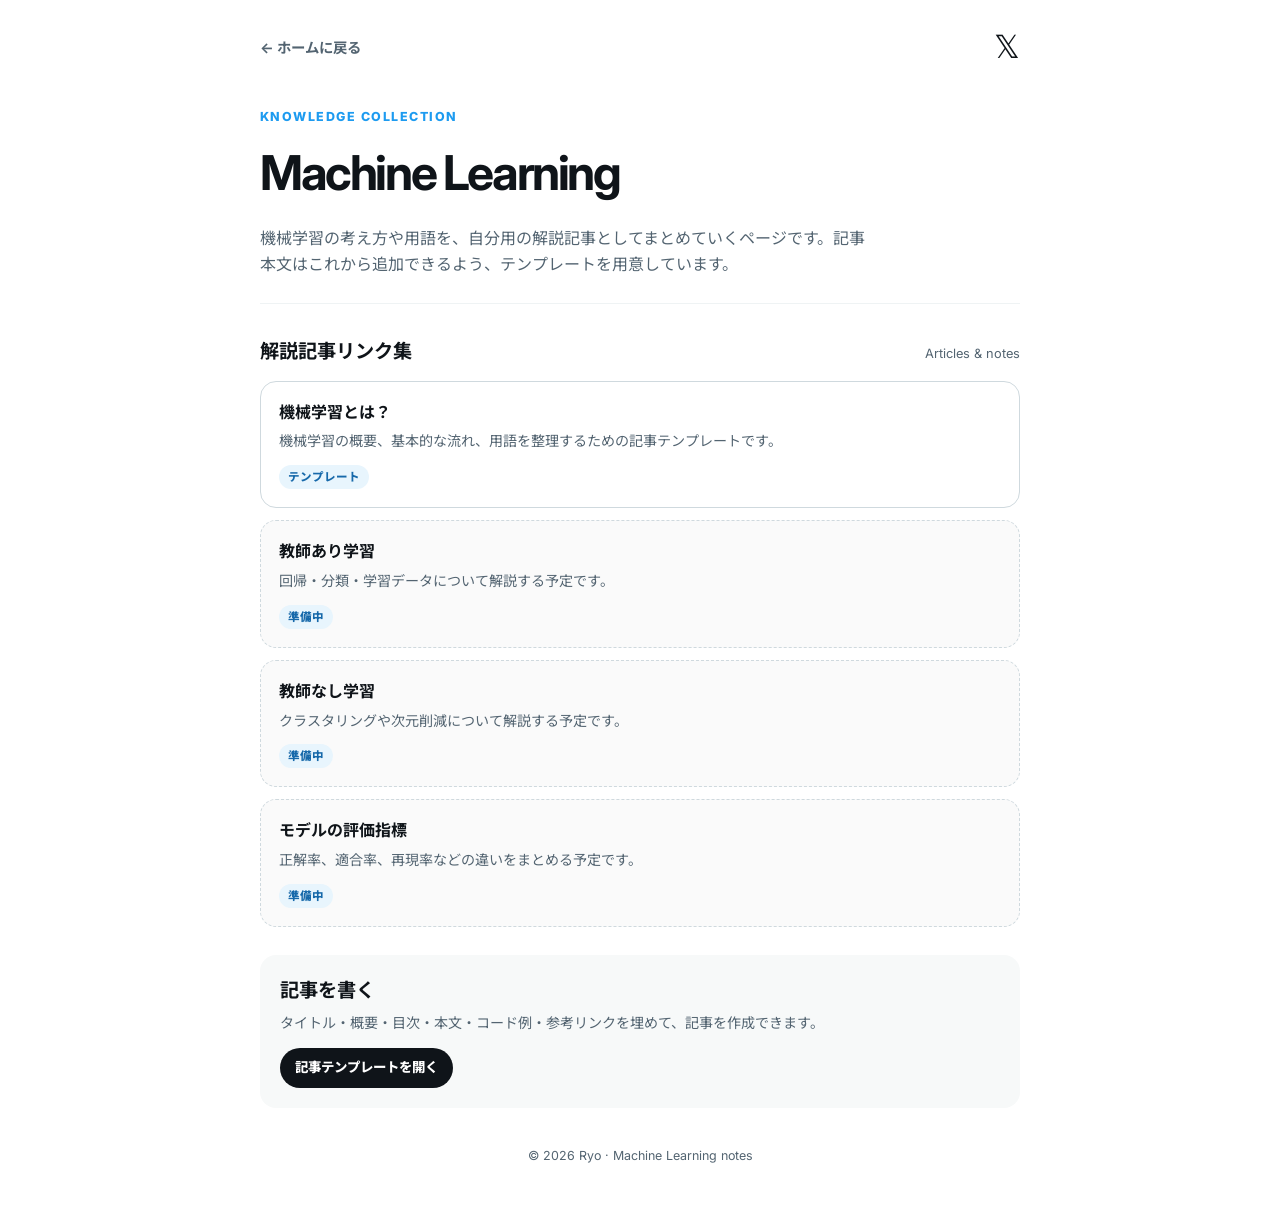
<file: machine-learning/index.html>
<!DOCTYPE html>
<html lang="ja">
<head>
    <meta charset="UTF-8">
    <meta name="viewport" content="width=device-width, initial-scale=1.0">
    <meta name="description" content="機械学習の解説記事リンク集">
    <title>Machine Learning | Ryo</title>
    <link rel="preconnect" href="https://fonts.googleapis.com">
    <link rel="preconnect" href="https://fonts.gstatic.com" crossorigin>
    <link href="https://fonts.googleapis.com/css2?family=Inter:wght@400;500;600;700;800&family=Noto+Sans+JP:wght@400;500;600;700;800&display=swap" rel="stylesheet">
    <style>
        :root { --blue: #1d9bf0; --blue-soft: #e8f5fd; --ink: #0f1419; --muted: #536471; --line: #eff3f4; }
        * { box-sizing: border-box; }
        body { margin: 0; color: var(--ink); font-family: Inter, "Noto Sans JP", sans-serif; background: #fff; line-height: 1.6; }
        a { color: inherit; text-decoration: none; }
        .page { width: min(100% - 32px, 760px); margin: 0 auto; padding: 22px 0 60px; }
        .topbar { display: flex; align-items: center; justify-content: space-between; gap: 16px; margin-bottom: 34px; }
        .back { display: inline-flex; align-items: center; gap: 8px; color: var(--muted); font-size: .9rem; font-weight: 700; }
        .back:hover, .back:focus-visible { color: var(--blue); outline: none; }
        .brand { font-family: Georgia, serif; font-size: 2rem; }
        .hero { padding-bottom: 26px; border-bottom: 1px solid var(--line); }
        .eyebrow { margin: 0 0 8px; color: var(--blue); font-size: .78rem; font-weight: 800; letter-spacing: .12em; text-transform: uppercase; }
        h1 { margin: 0; font-size: clamp(2rem, 5vw, 3rem); letter-spacing: -.05em; }
        .lead { max-width: 620px; margin: 14px 0 0; color: var(--muted); font-size: 1rem; }
        .section-title { display: flex; align-items: baseline; justify-content: space-between; gap: 16px; margin: 32px 0 14px; }
        h2 { margin: 0; font-size: 1.2rem; }
        .section-title span { color: var(--muted); font-size: .8rem; }
        .link-list { display: grid; gap: 12px; margin: 0; padding: 0; list-style: none; }
        .link-card { display: block; padding: 18px; border: 1px solid #cfd9de; border-radius: 16px; background: #fff; transition: border-color .2s, background .2s, transform .2s; }
        .link-card:hover, .link-card:focus-visible { border-color: var(--blue); background: #f7fbfd; outline: none; transform: translateY(-1px); }
        .link-card h3 { margin: 0 0 5px; font-size: 1rem; }
        .link-card p { margin: 0; color: var(--muted); font-size: .88rem; }
        .link-card .tag { display: inline-block; margin-top: 12px; padding: 3px 9px; border-radius: 999px; color: #1769aa; background: var(--blue-soft); font-size: .72rem; font-weight: 800; }
        .link-card.pending { border-style: dashed; background: #fafafa; }
        .link-card.pending:hover { transform: none; border-color: #cfd9de; }
        .template-callout { margin-top: 28px; padding: 20px; border-radius: 16px; background: #f7f9f9; }
        .template-callout h2 { margin-bottom: 6px; }
        .template-callout p { margin: 0 0 14px; color: var(--muted); font-size: .88rem; }
        .button { display: inline-block; padding: 9px 15px; border-radius: 999px; color: #fff; background: var(--ink); font-size: .84rem; font-weight: 800; }
        .button:hover, .button:focus-visible { background: #27313a; outline: none; }
        footer { margin-top: 38px; color: var(--muted); font-size: .78rem; text-align: center; }
        @media (max-width: 520px) { .page { width: min(100% - 22px, 760px); padding-top: 12px; } .topbar { margin-bottom: 24px; } }
    </style>
</head>
<body>
    <main class="page">
        <header class="topbar">
            <a class="back" href="../index.html">← ホームに戻る</a>
            <span class="brand" aria-hidden="true">𝕏</span>
        </header>

        <section class="hero">
            <p class="eyebrow">Knowledge collection</p>
            <h1>Machine Learning</h1>
            <p class="lead">機械学習の考え方や用語を、自分用の解説記事としてまとめていくページです。記事本文はこれから追加できるよう、テンプレートを用意しています。</p>
        </section>

        <section aria-labelledby="links-title">
            <div class="section-title"><h2 id="links-title">解説記事リンク集</h2><span>Articles &amp; notes</span></div>
            <ul class="link-list">
                <li><a class="link-card" href="article-template.html"><h3>機械学習とは？</h3><p>機械学習の概要、基本的な流れ、用語を整理するための記事テンプレートです。</p><span class="tag">テンプレート</span></a></li>
                <li><div class="link-card pending"><h3>教師あり学習</h3><p>回帰・分類・学習データについて解説する予定です。</p><span class="tag">準備中</span></div></li>
                <li><div class="link-card pending"><h3>教師なし学習</h3><p>クラスタリングや次元削減について解説する予定です。</p><span class="tag">準備中</span></div></li>
                <li><div class="link-card pending"><h3>モデルの評価指標</h3><p>正解率、適合率、再現率などの違いをまとめる予定です。</p><span class="tag">準備中</span></div></li>
            </ul>
        </section>

        <section class="template-callout" aria-labelledby="template-title">
            <h2 id="template-title">記事を書く</h2>
            <p>タイトル・概要・目次・本文・コード例・参考リンクを埋めて、記事を作成できます。</p>
            <a class="button" href="article-template.html">記事テンプレートを開く</a>
        </section>

        <footer>© 2026 Ryo · Machine Learning notes</footer>
    </main>
</body>
</html>
</file>
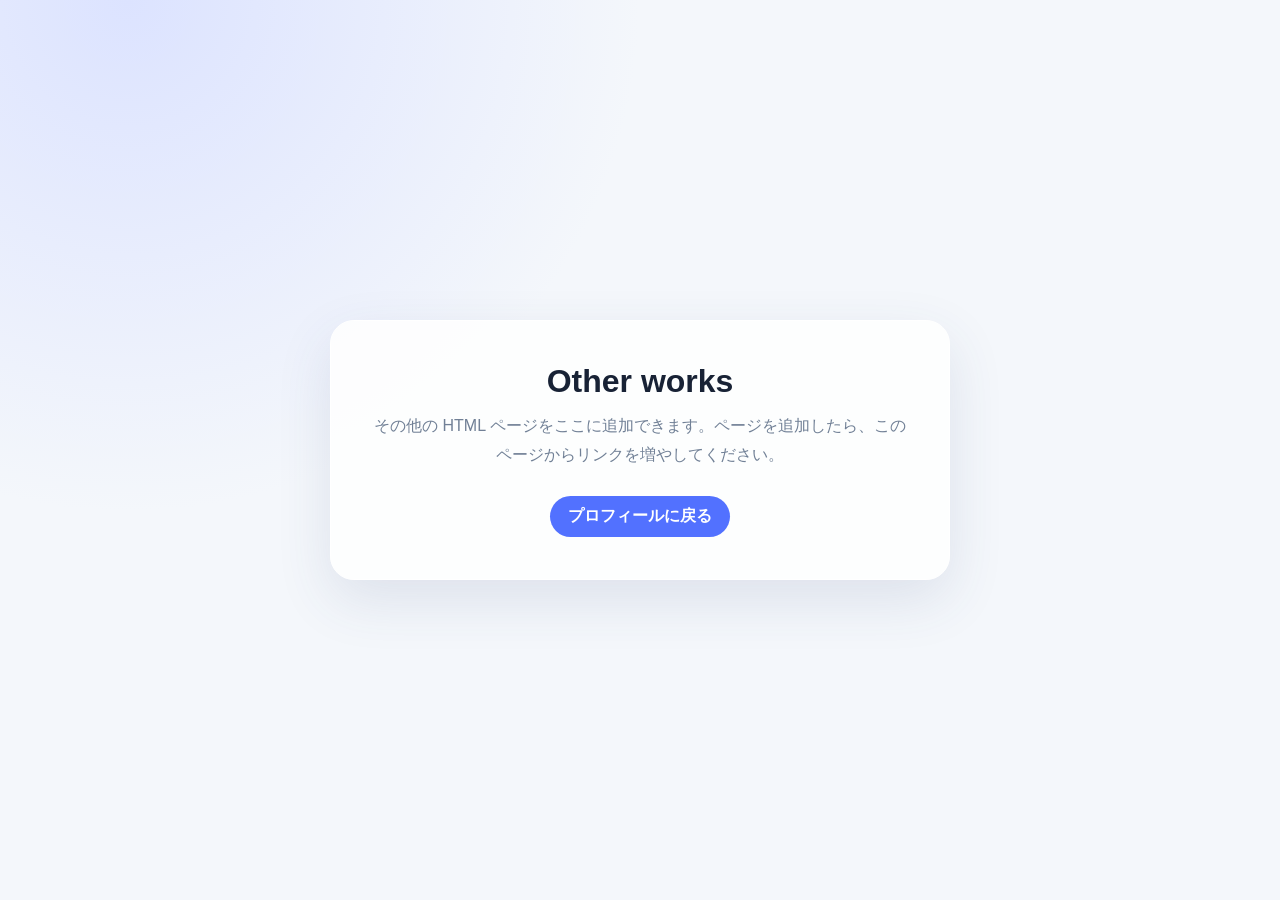
<file: other/index.html>
<!DOCTYPE html>
<html lang="ja">
<head>
    <meta charset="UTF-8">
    <meta name="viewport" content="width=device-width, initial-scale=1.0">
    <title>Other works | Ryo</title>
    <style>
        :root { --text: #182235; --muted: #718096; --accent: #5271ff; --bg: #f4f7fb; }
        * { box-sizing: border-box; }
        body { min-height: 100vh; margin: 0; display: grid; place-items: center; padding: 24px; color: var(--text); font-family: Arial, "Noto Sans JP", sans-serif; background: radial-gradient(circle at 10% 0%, #dce3ff, transparent 35%), var(--bg); }
        main { width: min(100%, 620px); padding: 42px; border: 1px solid #fff; border-radius: 24px; background: rgba(255, 255, 255, 0.86); box-shadow: 0 20px 55px rgba(55, 78, 120, 0.12); text-align: center; }
        h1 { margin: 0 0 12px; }
        p { margin: 0 0 26px; color: var(--muted); line-height: 1.8; }
        a { display: inline-block; padding: 10px 18px; border-radius: 999px; color: #fff; background: var(--accent); font-weight: 700; text-decoration: none; }
        a:hover, a:focus-visible { background: #3855d4; outline: none; }
    </style>
</head>
<body>
    <main>
        <h1>Other works</h1>
        <p>その他の HTML ページをここに追加できます。ページを追加したら、このページからリンクを増やしてください。</p>
        <a href="../index.html">プロフィールに戻る</a>
    </main>
</body>
</html>
</file>
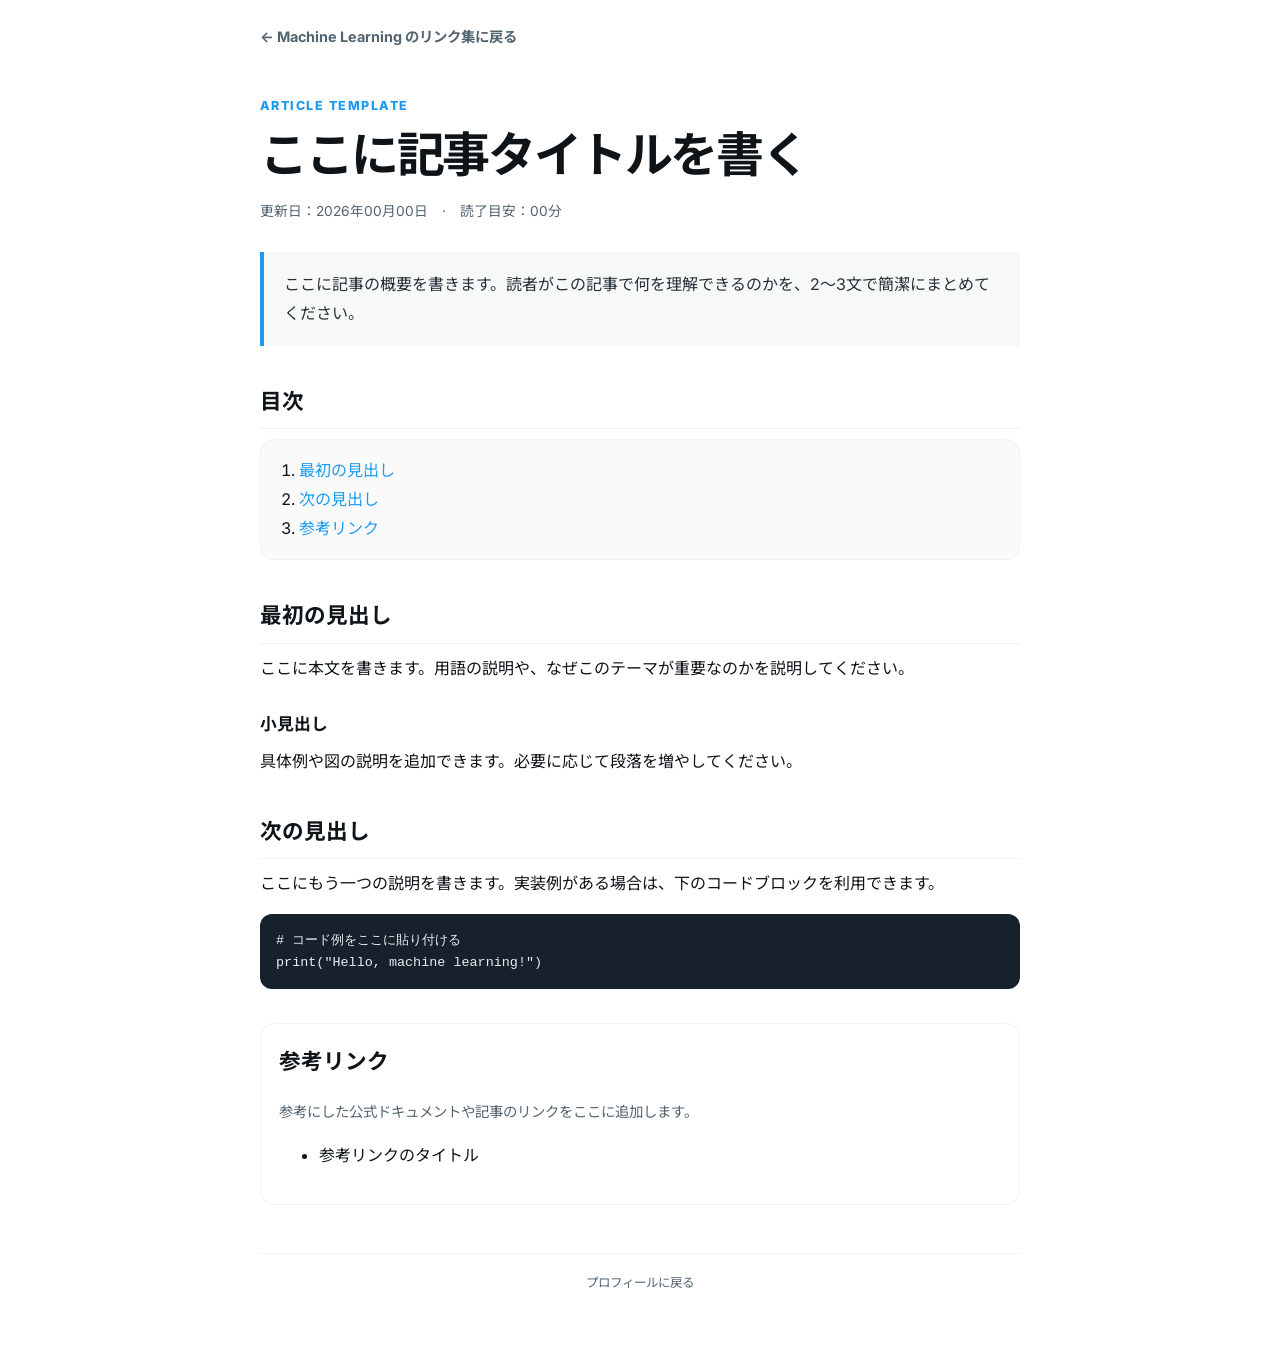
<file: machine-learning/article-template.html>
<!DOCTYPE html>
<html lang="ja">
<head>
    <meta charset="UTF-8">
    <meta name="viewport" content="width=device-width, initial-scale=1.0">
    <meta name="description" content="機械学習の解説記事テンプレート">
    <title>記事テンプレート | Machine Learning</title>
    <link rel="preconnect" href="https://fonts.googleapis.com">
    <link rel="preconnect" href="https://fonts.gstatic.com" crossorigin>
    <link href="https://fonts.googleapis.com/css2?family=Inter:wght@400;500;600;700;800&family=Noto+Sans+JP:wght@400;500;600;700;800&display=swap" rel="stylesheet">
    <style>
        :root { --blue: #1d9bf0; --ink: #0f1419; --muted: #536471; --line: #eff3f4; }
        * { box-sizing: border-box; }
        body { margin: 0; color: var(--ink); font-family: Inter, "Noto Sans JP", sans-serif; background: #fff; line-height: 1.8; }
        a { color: inherit; text-decoration: none; }
        .article-page { width: min(100% - 32px, 760px); margin: 0 auto; padding: 22px 0 70px; }
        .back { color: var(--muted); font-size: .9rem; font-weight: 700; }
        .back:hover, .back:focus-visible { color: var(--blue); outline: none; }
        article { margin-top: 44px; }
        .eyebrow { margin: 0 0 8px; color: var(--blue); font-size: .78rem; font-weight: 800; letter-spacing: .12em; text-transform: uppercase; }
        h1 { margin: 0; font-size: clamp(2rem, 5vw, 3rem); line-height: 1.25; letter-spacing: -.05em; }
        .meta { margin: 14px 0 28px; color: var(--muted); font-size: .86rem; }
        .summary { margin: 0 0 32px; padding: 18px 20px; border-left: 4px solid var(--blue); background: #f7f9f9; color: #27313a; }
        h2 { margin: 36px 0 10px; padding-bottom: 8px; border-bottom: 1px solid var(--line); font-size: 1.35rem; }
        h3 { margin: 26px 0 8px; font-size: 1.05rem; }
        p { margin: 0 0 16px; }
        .toc { margin: 0; padding: 16px 20px 16px 38px; border: 1px solid var(--line); border-radius: 14px; background: #fafafa; }
        .toc a { color: var(--blue); }
        .toc a:hover { text-decoration: underline; }
        pre { overflow-x: auto; margin: 16px 0; padding: 16px; border-radius: 12px; color: #e6edf3; background: #17212b; font-size: .84rem; line-height: 1.6; }
        .reference-box { margin-top: 34px; padding: 18px; border: 1px solid var(--line); border-radius: 14px; }
        .reference-box h2 { margin-top: 0; border: 0; }
        .reference-box p { color: var(--muted); font-size: .9rem; }
        footer { margin-top: 48px; padding-top: 18px; border-top: 1px solid var(--line); color: var(--muted); font-size: .78rem; text-align: center; }
        @media (max-width: 520px) { .article-page { width: min(100% - 22px, 760px); padding-top: 12px; } article { margin-top: 32px; } }
    </style>
</head>
<body>
    <main class="article-page">
        <a class="back" href="index.html">← Machine Learning のリンク集に戻る</a>
        <article>
            <header>
                <p class="eyebrow">Article template</p>
                <h1>ここに記事タイトルを書く</h1>
                <p class="meta">更新日：2026年00月00日　·　読了目安：00分</p>
            </header>

            <p class="summary">ここに記事の概要を書きます。読者がこの記事で何を理解できるのかを、2〜3文で簡潔にまとめてください。</p>

            <h2 id="toc">目次</h2>
            <ol class="toc">
                <li><a href="#section-1">最初の見出し</a></li>
                <li><a href="#section-2">次の見出し</a></li>
                <li><a href="#references">参考リンク</a></li>
            </ol>

            <h2 id="section-1">最初の見出し</h2>
            <p>ここに本文を書きます。用語の説明や、なぜこのテーマが重要なのかを説明してください。</p>
            <h3>小見出し</h3>
            <p>具体例や図の説明を追加できます。必要に応じて段落を増やしてください。</p>

            <h2 id="section-2">次の見出し</h2>
            <p>ここにもう一つの説明を書きます。実装例がある場合は、下のコードブロックを利用できます。</p>
            <pre><code># コード例をここに貼り付ける
print("Hello, machine learning!")</code></pre>

            <section class="reference-box" id="references">
                <h2>参考リンク</h2>
                <p>参考にした公式ドキュメントや記事のリンクをここに追加します。</p>
                <ul>
                    <li><a href="https://example.com/" target="_blank" rel="noopener">参考リンクのタイトル</a></li>
                </ul>
            </section>
        </article>
        <footer><a href="../index.html">プロフィールに戻る</a></footer>
    </main>
</body>
</html>
</file>
